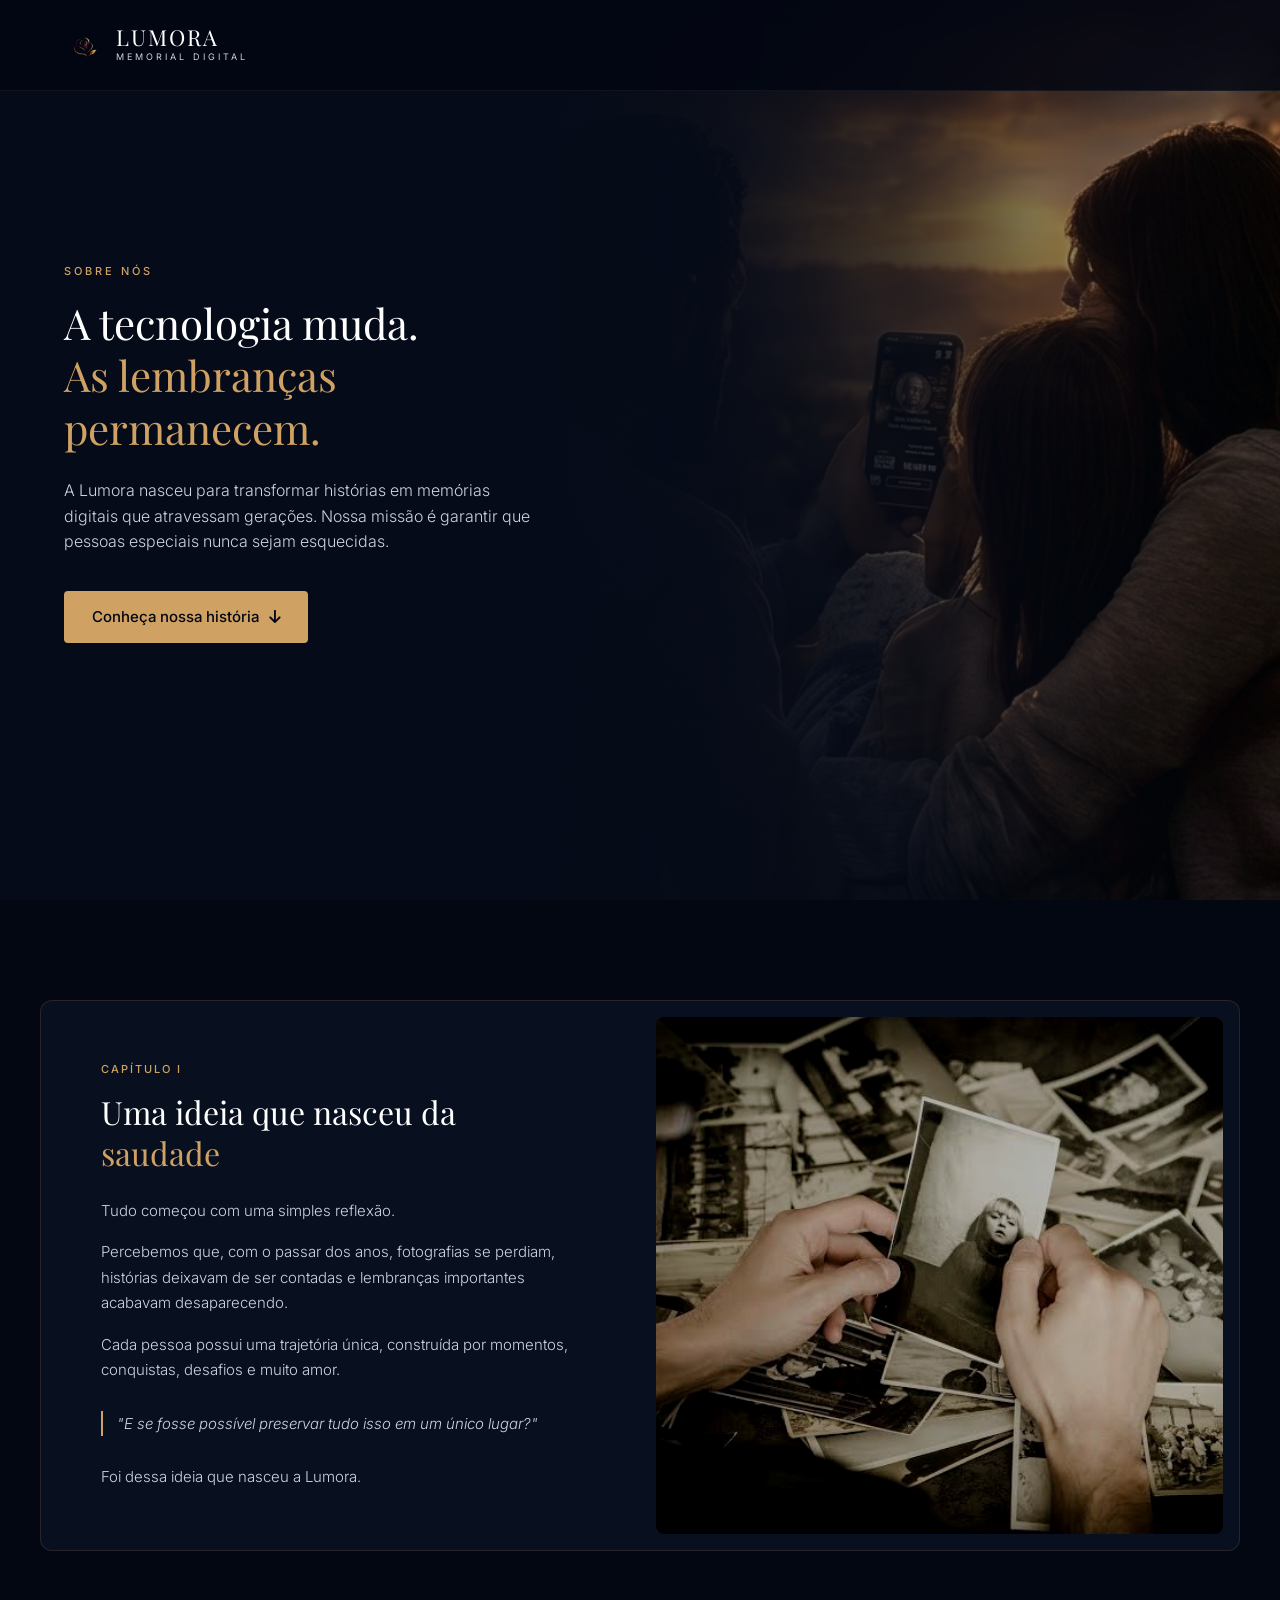
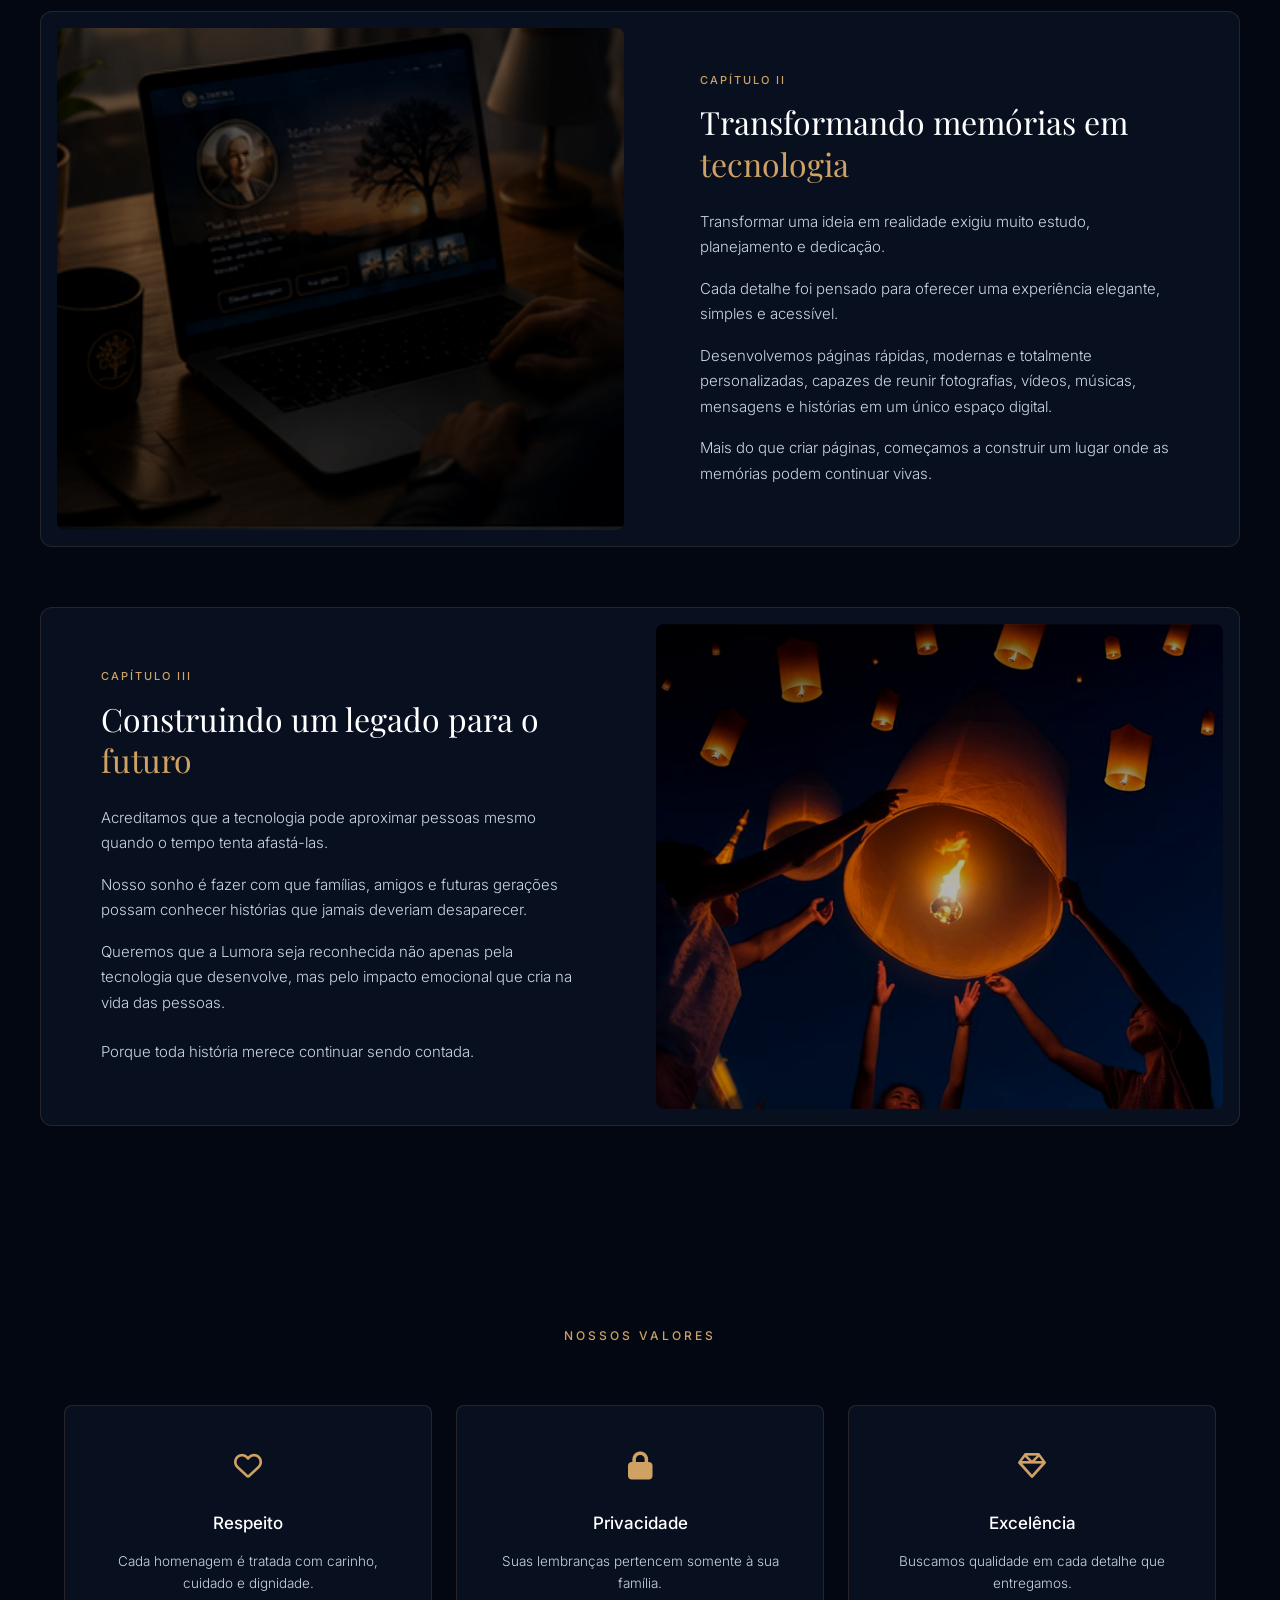
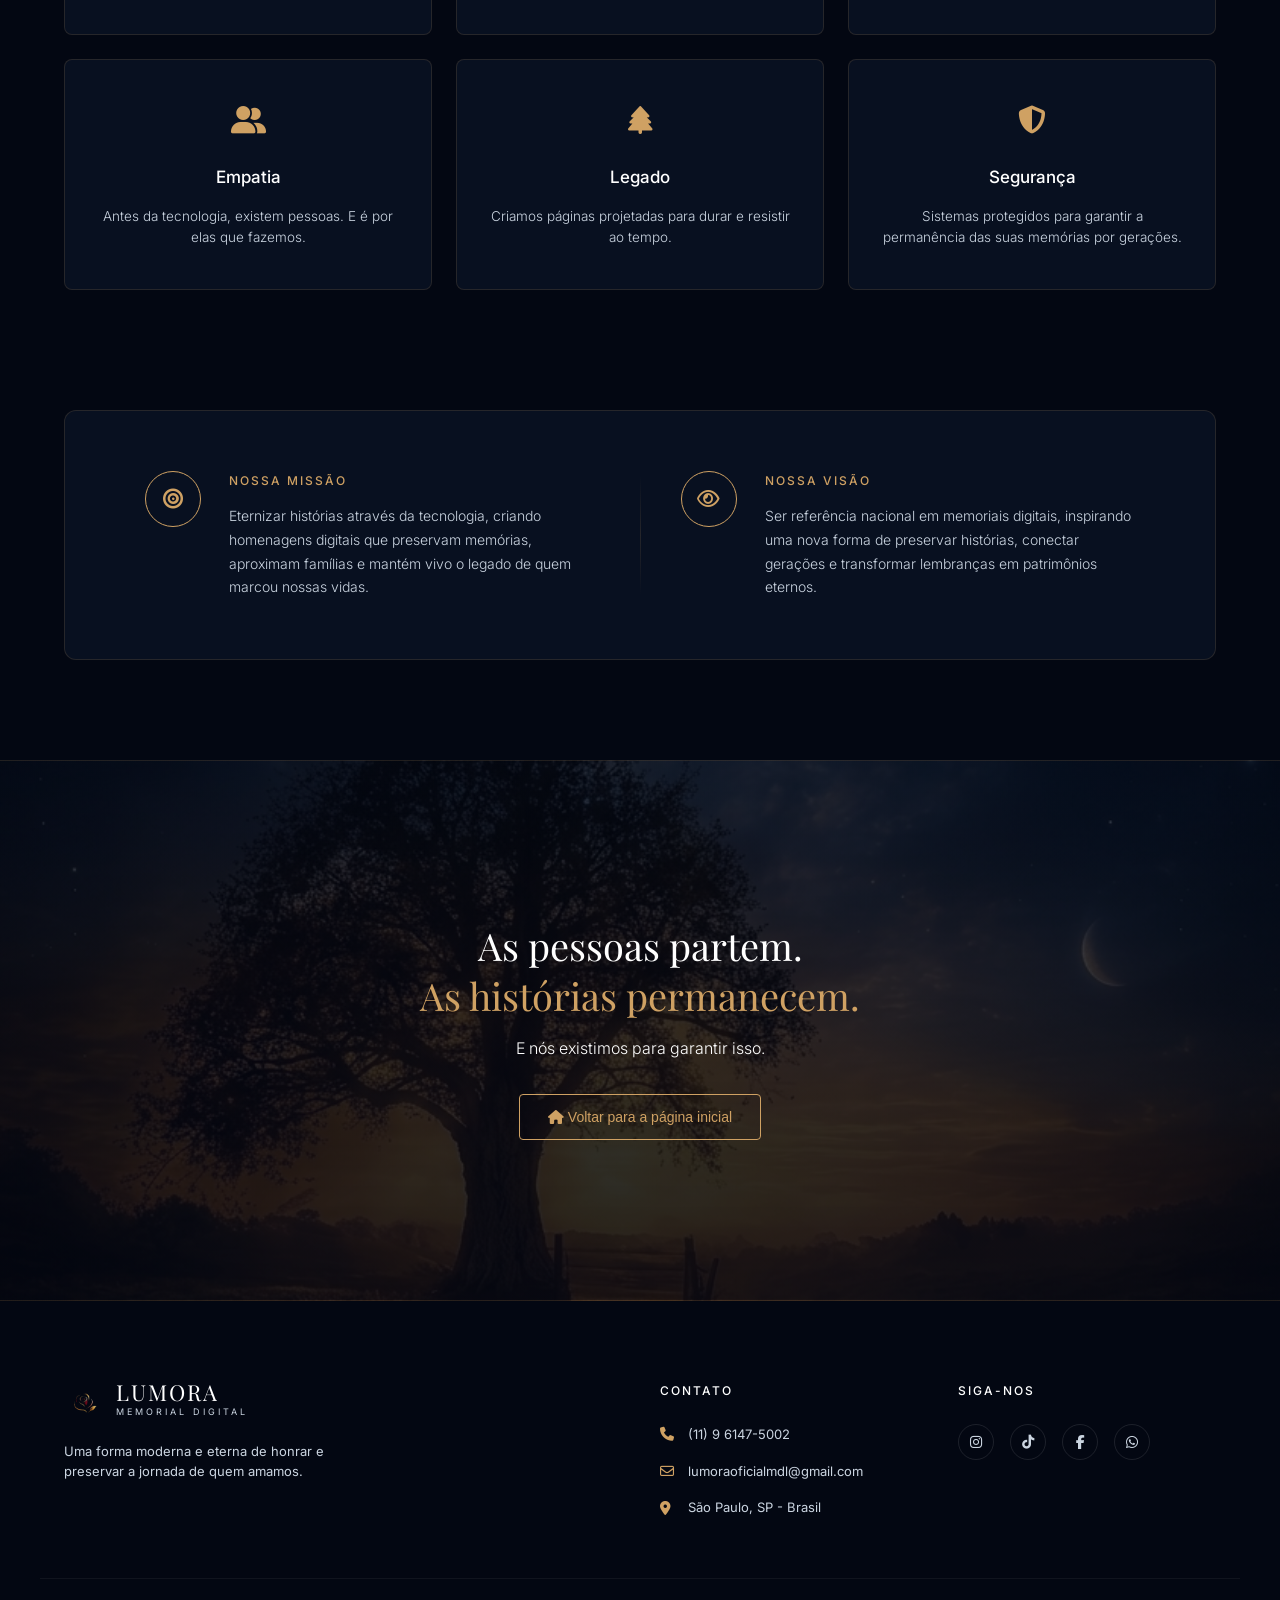
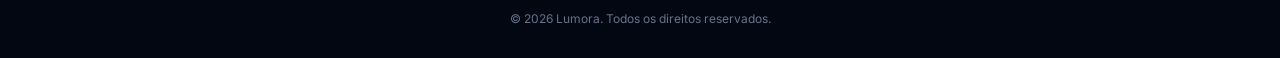
<file: assets/pages/internas/sobrebos.html>
<!DOCTYPE html>
<html lang="pt-BR">
<head>
    <meta charset="UTF-8">
    <meta name="viewport" content="width=device-width, initial-scale=1.0">
    <title>Lumora - Sobre Nós</title>
    <link rel="preconnect" href="https://fonts.googleapis.com">
    <link rel="preconnect" href="https://fonts.gstatic.com" crossorigin>
    <link href="https://fonts.googleapis.com/css2?family=Inter:wght@300;400;500;600&family=Playfair+Display:ital,wght@0,400;0,600;1,400&display=swap" rel="stylesheet">
    <link rel="stylesheet" href="https://cdnjs.cloudflare.com/ajax/libs/font-awesome/6.4.0/css/all.min.css">
    <link rel="stylesheet" href="./../../css/internas/sobrenos.css">
</head>
<body>

    <!-- Header Simplificado -->
    <header>
        <div class="container header-wrap">
            <a href="#" class="logo">
                <img src="./../../img/logo/rosalumora.png" alt="Logo Lumora">
                <div class="logo-text">
                    <span class="logo-title">LUMORA</span>
                    <span class="logo-subtitle">Memorial Digital</span>
                </div>
            </a>
        </div>
    </header>

    <!-- Hero Section -->
    <section class="hero">
        <div class="container hero-grid">
            <div class="hero-content">
                <span class="section-tag">Sobre Nós</span>
                <h2>A tecnologia muda. <span>As lembranças permanecem.</span></h2>
                <p>A Lumora nasceu para transformar histórias em memórias digitais que atravessam gerações. Nossa missão é garantir que pessoas especiais nunca sejam esquecidas.</p>
                <a href="#valores" class="btn-primary">
                    Conheça nossa história <i class="fa-solid fa-arrow-down"></i>
                </a>
            </div>
            <div class="hero-image-wrapper">
                <img src="./../../img/depoimentos/familiapordosol2.png" alt="Família compartilhando memórias">
            </div>
        </div>
    </section>

    <!-- Chapters Section (Imagens e textos alternando de lado no PC) -->
    <section class="container chapters">
        
        <!-- Capítulo I: Imagem na Direita, Texto na Esquerda -->
        <div class="chapter-card fade-in-section">
            <div class="chapter-content">
                <span class="chapter-tag">Capítulo I</span>
                <h3>Uma ideia que nasceu da <span class="highlight-gold">saudade</span></h3>
                <div class="chapter-text-block">
                    <p>Tudo começou com uma simples reflexão.</p>
                    <p>Percebemos que, com o passar dos anos, fotografias se perdiam, histórias deixavam de ser contadas e lembranças importantes acabavam desaparecendo.</p>
                    <p>Cada pessoa possui uma trajetória única, construída por momentos, conquistas, desafios e muito amor.</p>
                    <p class="chapter-quote-gold">"E se fosse possível preservar tudo isso em um único lugar?"</p>
                    <p>Foi dessa ideia que nasceu a Lumora.</p>
                </div>
            </div>
            <div class="chapter-image-container">
                <img src="./../../img/ilustracoes/retrato.jpg" alt="Mãos segurando fotografia antiga">
            </div>
        </div>

        <!-- Capítulo II: Imagem na Esquerda, Texto na Direita -->
        <div class="chapter-card reverse fade-in-section">
            <div class="chapter-image-container">
                <img src="./../../img/ilustracoes/notbook.png" alt="Homenagem exibida em tela digital">
            </div>
            <div class="chapter-content">
                <span class="chapter-tag">Capítulo II</span>
                <h3>Transformando memórias em <span class="highlight-gold">tecnologia</span></h3>
                <div class="chapter-text-block">
                    <p>Transformar uma ideia em realidade exigiu muito estudo, planejamento e dedicação.</p>
                    <p>Cada detalhe foi pensado para oferecer uma experiência elegante, simples e acessível.</p>
                    <p>Desenvolvemos páginas rápidas, modernas e totalmente personalizadas, capazes de reunir fotografias, vídeos, músicas, mensagens e histórias em um único espaço digital.</p>
                    <p>Mais do que criar páginas, começamos a construir um lugar onde as memórias podem continuar vivas.</p>
                </div>
            </div>
        </div>

        <!-- Capítulo III: Imagem na Direita, Texto na Esquerda -->
        <div class="chapter-card fade-in-section">
            <div class="chapter-content">
                <span class="chapter-tag">Capítulo III</span>
                <h3>Construindo um legado para o <span class="highlight-gold">futuro</span></h3>
                <div class="chapter-text-block">
                    <p>Acreditamos que a tecnologia pode aproximar pessoas mesmo quando o tempo tenta afastá-las.</p>
                    <p>Nosso sonho é fazer com que famílias, amigos e futuras gerações possam conhecer histórias que jamais deveriam desaparecer.</p>
                    <p>Queremos que a Lumora seja reconhecida não apenas pela tecnologia que desenvolve, mas pelo impacto emocional que cria na vida das pessoas.</p>
                    <p class="chapter-emphasis">Porque toda história merece continuar sendo contada.</p>
                </div>
            </div>
            <div class="chapter-image-container">
                <img src="./../../img/ilustracoes/luzesflutuantes.jpg" alt="Família junta ao ar livre">
            </div>
        </div>

    </section>

    <!-- Values Section (Grade 3x3 Perfeitamente Alinhada e Focada) -->
    <section class="values-section" id="valores">
        <div class="container">
            <div class="section-title-centered">
                <h2>Nossos Valores</h2>
            </div>
            <div class="values-grid">
                
                <div class="value-card fade-in-section">
                    <div class="value-icon"><i class="fa-regular fa-heart"></i></div>
                    <h4>Respeito</h4>
                    <p>Cada homenagem é tratada com carinho, cuidado e dignidade.</p>
                </div>

                <div class="value-card fade-in-section">
                    <div class="value-icon"><i class="fa-solid fa-lock"></i></div>
                    <h4>Privacidade</h4>
                    <p>Suas lembranças pertencem somente à sua família.</p>
                </div>

                <div class="value-card fade-in-section">
                    <div class="value-icon"><i class="fa-regular fa-gem"></i></div>
                    <h4>Excelência</h4>
                    <p>Buscamos qualidade em cada detalhe que entregamos.</p>
                </div>

                <div class="value-card fade-in-section">
                    <div class="value-icon"><i class="fa-solid fa-user-group"></i></div>
                    <h4>Empatia</h4>
                    <p>Antes da tecnologia, existem pessoas. E é por elas que fazemos.</p>
                </div>

                <div class="value-card fade-in-section">
                    <div class="value-icon"><i class="fa-solid fa-tree"></i></div>
                    <h4>Legado</h4>
                    <p>Criamos páginas projetadas para durar e resistir ao tempo.</p>
                </div>

                <div class="value-card fade-in-section">
                    <div class="value-icon"><i class="fa-solid fa-shield-halved"></i></div>
                    <h4>Segurança</h4>
                    <p>Sistemas protegidos para garantir a permanência das suas memórias por gerações.</p>
                </div>

            </div>
        </div>
    </section>

    <!-- Mission & Vision Section (Bloco Único com Divisória) -->
    <section class="mv-section">
        <div class="container">
            <div class="mv-container fade-in-section">
                
                <div class="mv-block">
                    <div class="mv-icon-wrapper">
                        <i class="fa-solid fa-bullseye"></i>
                    </div>
                    <div class="mv-content">
                        <h3>Nossa Missão</h3>
                        <p>Eternizar histórias através da tecnologia, criando homenagens digitais que preservam memórias, aproximam famílias e mantém vivo o legado de quem marcou nossas vidas.</p>
                    </div>
                </div>

                <div class="mv-divider"></div>

                <div class="mv-block">
                    <div class="mv-icon-wrapper">
                        <i class="fa-regular fa-eye"></i>
                    </div>
                    <div class="mv-content">
                        <h3>Nossa Visão</h3>
                        <p>Ser referência nacional em memoriais digitais, inspirando uma nova forma de preservar histórias, conectar gerações e transformar lembranças em patrimônios eternos.</p>
                    </div>
                </div>

            </div>
        </div>
    </section>

    <!-- Footer Banner CTA -->
    <section class="cta-banner">
        <div class="container">
            <h2>As pessoas partem. <span>As histórias permanecem.</span></h2>
            <p>E nós existimos para garantir isso.</p>
            <button class="btn-outline" onclick="scrollToTop()">
                <a href="./../../../index.html"><i class="fa-solid fa-house"></i> Voltar para a página inicial</a>
            </button>
        </div>
    </section>

    <!-- Footer -->
    <footer>
        <div class="container footer-grid">
            
            <div class="footer-col footer-logo">
                <a href="#" class="logo">
                    <img src="./../../img/logo/rosalumora.png" alt="Logo Lumora">
                    <div class="logo-text">
                        <span class="logo-title">LUMORA</span>
                        <span class="logo-subtitle">Memorial Digital</span>
                    </div>
                </a>
                <p class="footer-tagline">Uma forma moderna e eterna de honrar e preservar a jornada de quem amamos.</p>
            </div>

            <div class="footer-col">
            </div>

            <div class="footer-col">
                <h5>Contato</h5>
                <div class="contact-list">
                    <div class="contact-item">
                        <i class="fa-solid fa-phone"></i>
                        <span>(11) 9 6147-5002</span>
                    </div>
                    <div class="contact-item">
                        <i class="fa-regular fa-envelope"></i>
                        <span>lumoraoficialmdl@gmail.com</span>
                    </div>
                    <div class="contact-item">
                        <i class="fa-solid fa-location-dot"></i>
                        <span>São Paulo, SP - Brasil</span>
                    </div>
                </div>
            </div>

            <div class="footer-col">
                <h5>Siga-nos</h5>
                <div class="social-links">
                <a href="https://www.instagram.com/lumoraoficialmdl/" class="social-link" aria-label="Instagram" target="_blank">
                    <i class="fa-brands fa-instagram"></i>
                </a>
                <a href="https://www.tiktok.com/@lumoraoficial0" class="social-link" aria-label="TikTok" target="_blank"><i class="fa-brands fa-tiktok"></i>
                </a>
                <a href="https://www.facebook.com/profile.php?id=61592448830863" class="social-link" aria-label="Facebook" target="_blank"><i class="fa-brands fa-facebook-f"></i>
                </a>
                <a href="https://wa.me/5511961475002?text=Olá!%20Gostaria%20de%20solicitar%20uma%20homenagem%20na%20Lumora.%20Poderia%20me%20passar%20mais%20informações?" class="social-link" aria-label="WhatsApp" target="_blank"><i class="fa-brands fa-whatsapp"></i>
                </a>
                </div>
            </div>

        </div>

        <div class="container footer-bottom">
            <p>© 2026 Lumora. Todos os direitos reservados.</p>
        </div>
    </footer>

    <!-- JavaScript -->
    <script>
        function scrollToTop() {
            window.scrollTo({
                top: 0,
                behavior: 'smooth'
            });
        }

        // Configuração uniforme para a animação de entrada ao rolar (Scroll Reveal)
        const observerOptions = {
            root: null,
            rootMargin: '0px',
            threshold: 0.1
        };

        const observer = new IntersectionObserver((entries, observer) => {
            entries.forEach(entry => {
                if (entry.isIntersecting) {
                    entry.target.classList.add('is-visible');
                    observer.unobserve(entry.target);
                }
            });
        }, observerOptions);

        const animatedElements = document.querySelectorAll('.fade-in-section');
        animatedElements.forEach(el => observer.observe(el));
    </script>
</body>
</html>
</file>
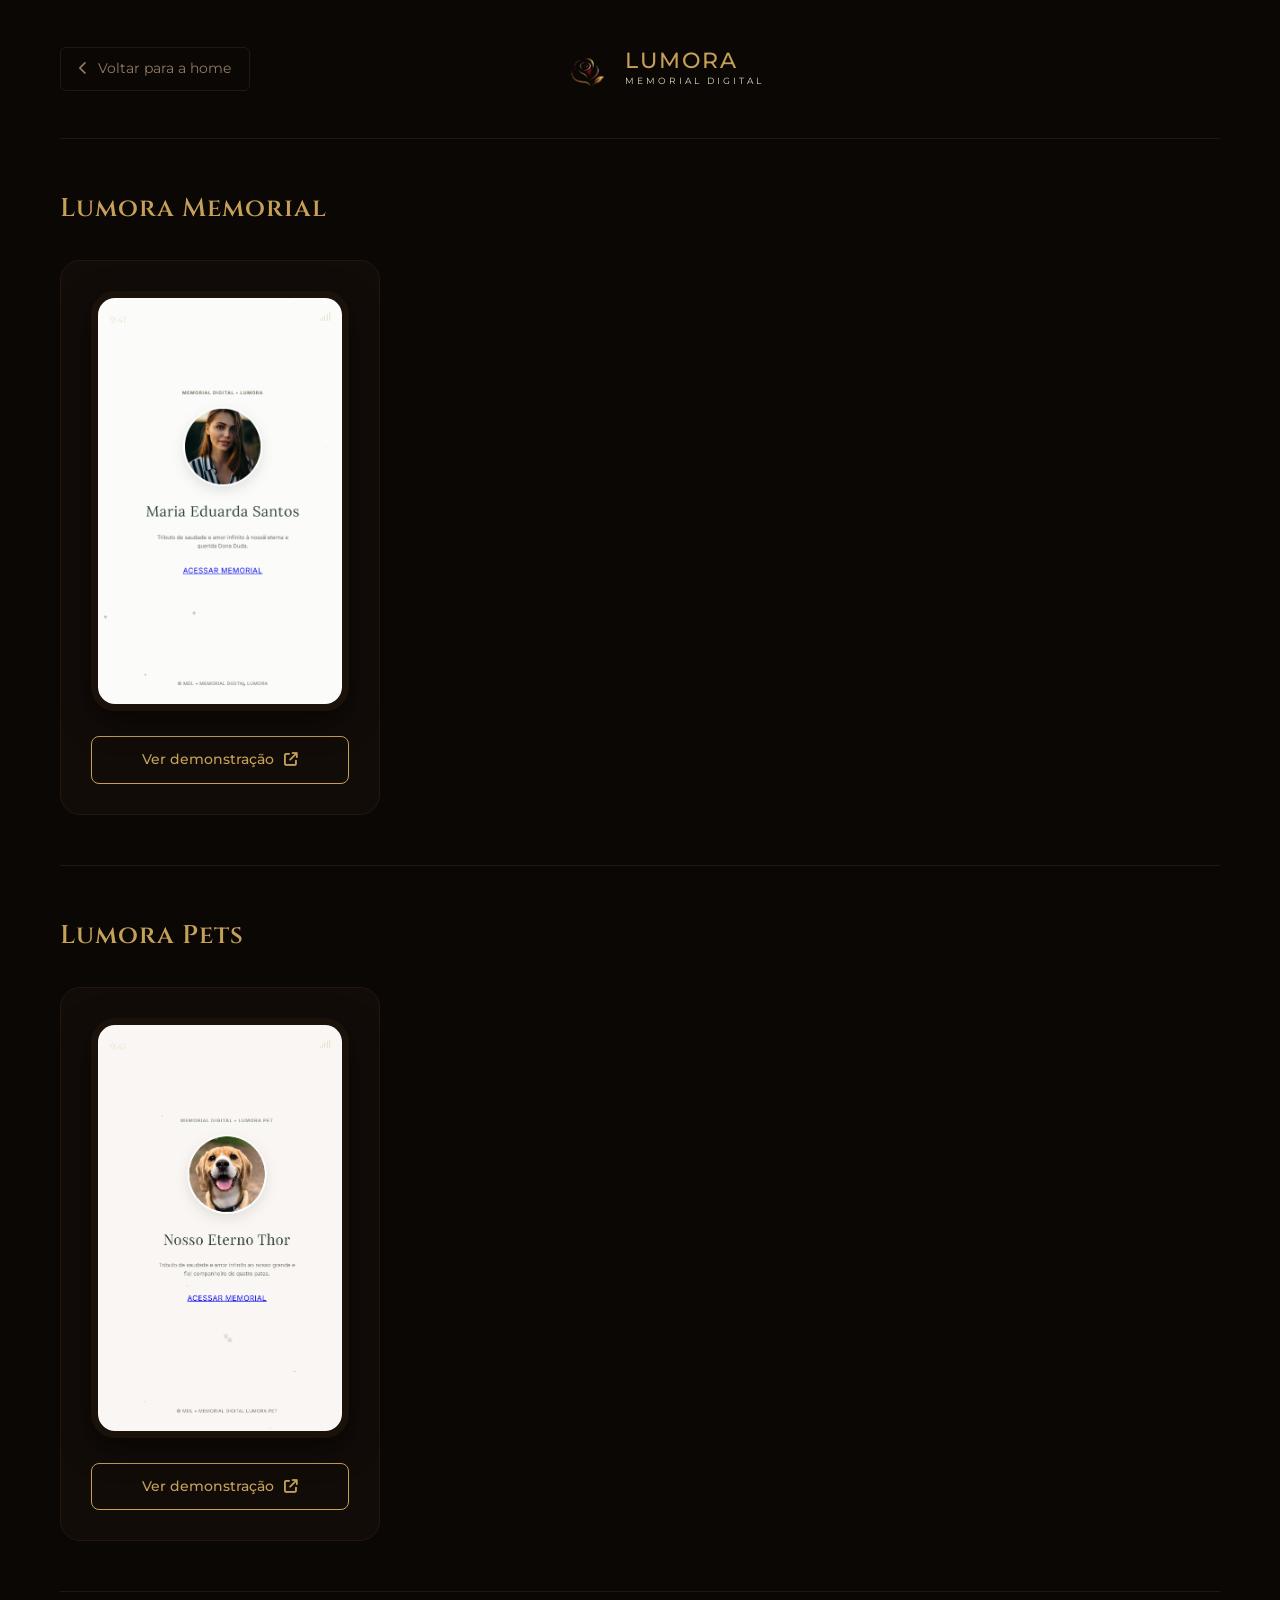
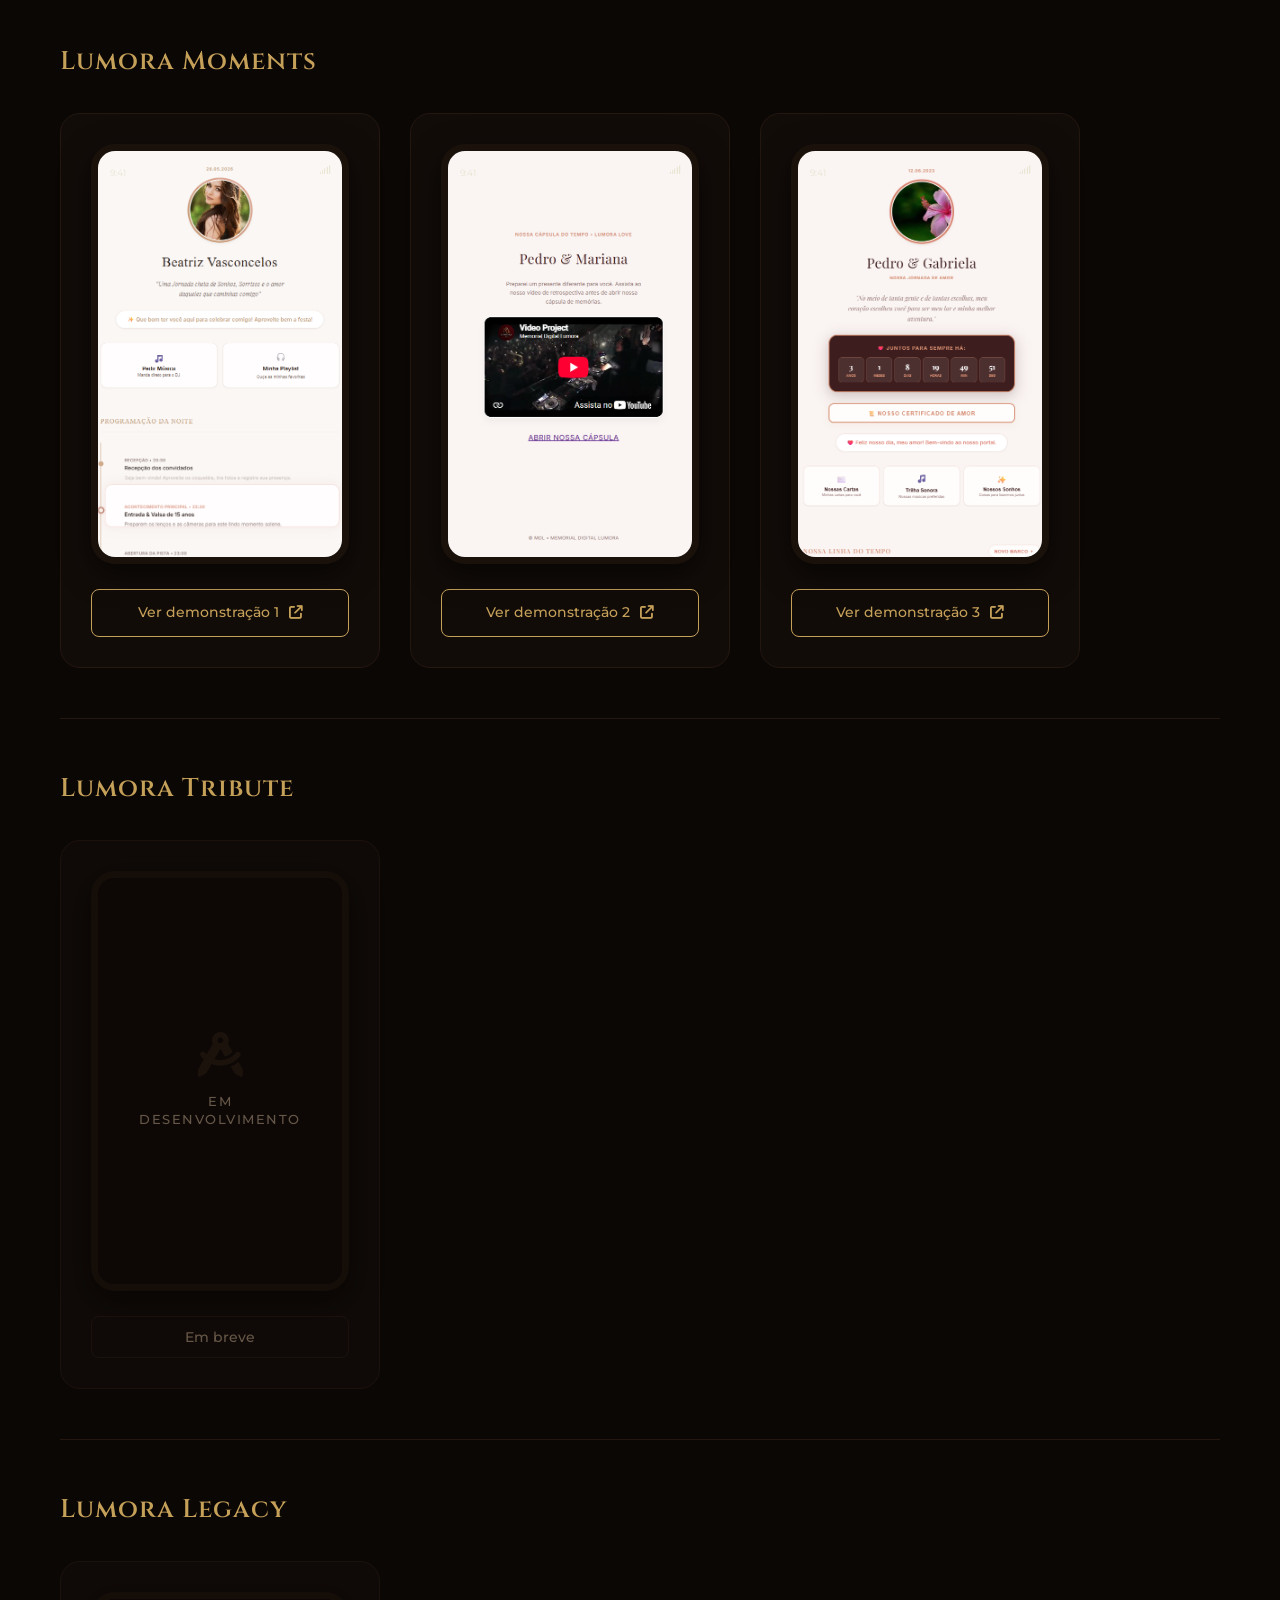
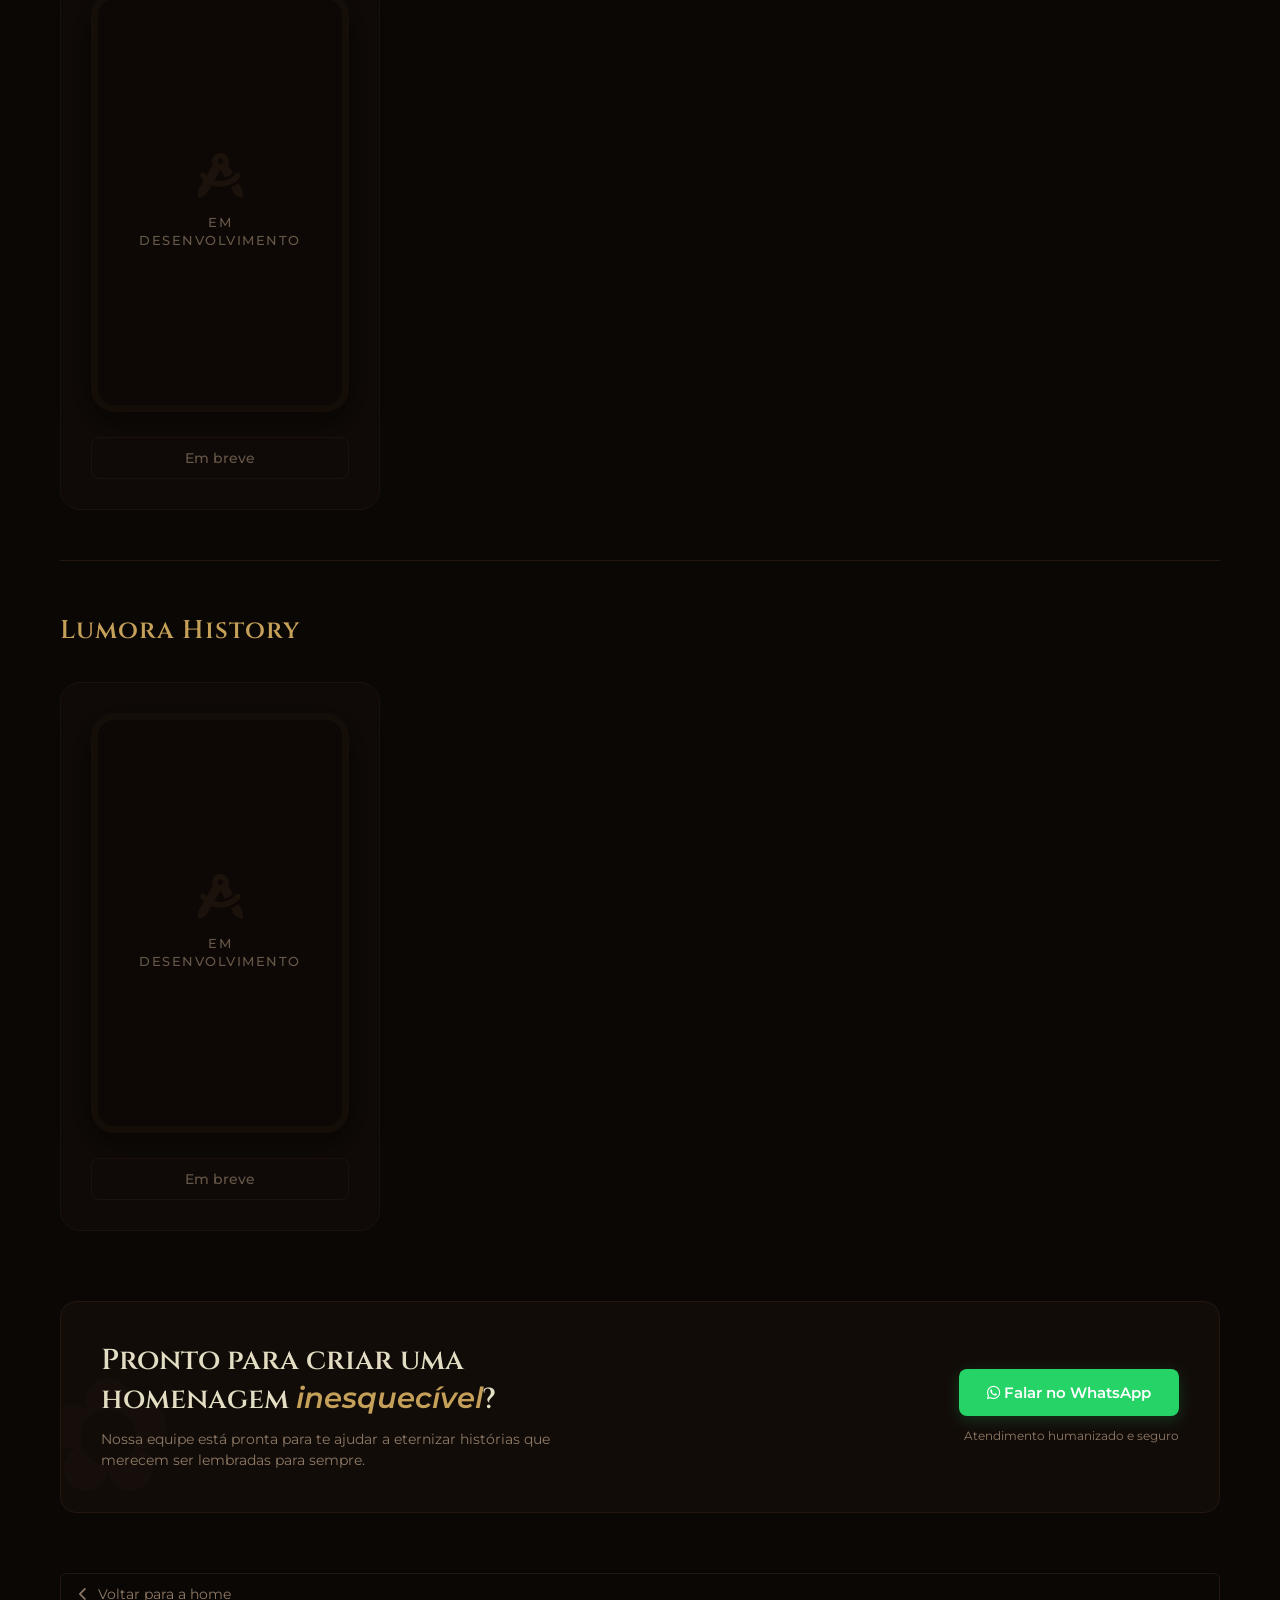
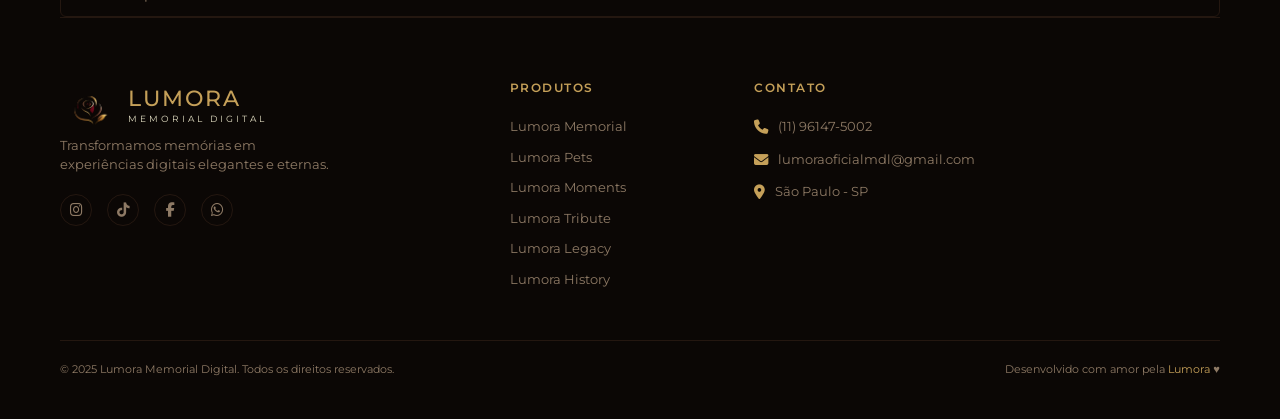
<file: assets/pages/produtos/memorial.html>
<!DOCTYPE html>
<html lang="pt-BR">
<head>
    <meta charset="UTF-8">
    <meta name="viewport" content="width=device-width, initial-scale=1.0">
    <title>Lumora - Memorial Digital</title>
    <!-- Fontes do Google -->
    <link rel="preconnect" href="https://fonts.googleapis.com">
    <link rel="preconnect" href="https://fonts.gstatic.com" crossorigin>
    <link href="https://fonts.googleapis.com/css2?family=Cinzel:wght@400;600;700&family=Montserrat:wght@300;400;500;600&display=swap" rel="stylesheet">
    <!-- Ícones Font Awesome -->
    <link rel="stylesheet" href="https://cdnjs.cloudflare.com/ajax/libs/font-awesome/6.4.0/css/all.min.css">
    
    <style>
        /* --- RESET & VARIAVEIS --- */
        * {
            margin: 0;
            padding: 0;
            box-sizing: border-box;
            font-family: 'Montserrat', sans-serif;
        }

        :root {
            --bg-dark-color: #0b0705;       
            --card-bg-color: #120c09;       
            --border-color: #241710;        
            --gold-primary: #c5a059;        
            --gold-light: #e0cca3;          
            --text-light: #e3dec3;          
            --text-muted: #8e7a65;          
            --whatsapp-green: #25d366;      
        }

        body {
            background-color: var(--bg-dark-color);
            color: var(--text-light);
            line-height: 1.6;
            padding: 20px 0;
            display: flex;
            flex-direction: column;
            align-items: center;
        }

        a {
            color: inherit;
            text-decoration: none;
            transition: color 0.3s ease;
        }

        a:hover {
            color: var(--gold-light);
        }

        .container {
            width: 100%;
            max-width: 1200px;
            padding: 0 20px;
        }

        /* --- CABEÇALHO --- */
        header {
            display: flex;
            justify-content: space-between;
            align-items: center;
            padding: 20px 0 40px 0;
            position: relative;
        }

        .btn-back {
            display: flex;
            align-items: center;
            gap: 10px;
            border: 1px solid var(--border-color);
            padding: 10px 18px;
            border-radius: 6px;
            font-size: 0.85rem;
            color: var(--text-muted);
            background-color: rgba(12, 8, 5, 0.4);
            transition: all 0.3s ease;
        }

        .btn-back:hover {
            border-color: var(--gold-primary);
            color: var(--gold-primary);
            background-color: rgba(12, 8, 5, 0.8);
        }

        .logo-area {
            text-align: center;
            position: absolute;
            left: 50%;
            transform: translateX(-50%);
        }

        .logo-area svg {
            width: 45px;
            height: 45px;
            fill: var(--gold-primary);
            margin-bottom: 5px;
        }

        .logo-title {
            font-family: 'Cinzel', serif;
            font-size: 1.5rem;
            font-weight: 600;
            letter-spacing: 2px;
            color: var(--gold-primary);
            line-height: 1.1;
        }

        .logo-subtitle {
            font-family: 'Montserrat', sans-serif;
            font-size: 0.65rem;
            letter-spacing: 3px;
            color: var(--text-muted);
            text-transform: uppercase;
        }

        @media (max-width: 768px) {
            header {
                flex-direction: column;
                gap: 20px;
                padding-bottom: 30px;
            }
            .logo-area {
                position: static;
                transform: none;
            }
        }

        /* --- SEÇÕES VERTICAIS EMPILHADAS --- */
        .product-section {
            width: 100%;
            border-top: 1px solid var(--border-color);
            padding: 50px 0;
            display: flex;
            flex-direction: column;
            align-items: flex-start;
        }

        .section-title {
            font-family: 'Cinzel', serif;
            font-size: 1.6rem;
            font-weight: 600;
            color: var(--gold-primary);
            margin-bottom: 30px;
            letter-spacing: 1px;
        }

        /* Container que permite alinhar múltiplos cards dentro de uma única seção */
        .cards-wrapper {
            display: flex;
            flex-wrap: wrap;
            gap: 30px;
            width: 100%;
        }

        /* --- CARD QUE CONTÉM O CELULAR E O BOTÃO --- */
        .product-card {
            background-color: var(--card-bg-color);
            border: 1px solid var(--border-color);
            border-radius: 20px;
            padding: 30px;
            display: flex;
            flex-direction: column;
            align-items: center;
            width: 100%;
            max-width: 320px; /* Mantém a proporção vertical do rascunho */
            transition: border-color 0.3s ease;
        }

        .product-card:hover {
            border-color: var(--gold-primary);
        }

        .product-card.under-development {
            opacity: 0.7;
        }

        /* --- MOCKUP DE CELULAR --- */
        .phone-mockup {
            width: 100%;
            height: 420px;
            border: 7px solid #1a110a;
            border-radius: 24px;
            overflow: hidden;
            position: relative;
            box-shadow: 0 10px 30px rgba(0, 0, 0, 0.6);
            background-color: #050302;
            margin-bottom: 25px;
        }

        .phone-screen {
            width: 100%;
            height: 100%;
            display: flex;
            flex-direction: column;
            justify-content: space-between;
            background-size: cover;
            background-position: center;
            padding: 15px 12px;
            position: relative;
        }

        .phone-screen::before {
            content: '';
            position: absolute;
            inset: 0;
            background: linear-gradient(to bottom, rgba(0,0,0,0.2) 0%, rgba(0,0,0,0.5) 70%,);
            z-index: 1;
        }

        .phone-screen > * {
            position: relative;
            z-index: 2;
        }

        /* Elementos Internos do Celular */
        .phone-header {
            display: flex;
            justify-content: space-between;
            font-size: 0.55rem;
            color: rgba(227, 222, 195, 0.7);
        }

        .phone-profile {
            display: flex;
            flex-direction: column;
            align-items: center;
            margin-top: 15px;
        }

        .phone-avatar {
            width: 80px;
            height: 80px;
            border-radius: 50%;
            border: 2px solid var(--gold-primary);
            object-fit: cover;
            margin-bottom: 12px;
        }

        .phone-name {
            font-family: 'Cinzel', serif;
            font-size: 0.9rem;
            color: var(--gold-light);
            text-align: center;
            margin-bottom: 4px;
        }

        .phone-dates {
            font-size: 0.5rem;
            color: var(--text-muted);
            margin-bottom: 10px;
        }

        .phone-bio {
            font-size: 0.6rem;
            color: var(--text-light);
            text-align: center;
            line-height: 1.3;
            max-width: 160px;
        }

        .phone-nav {
            display: flex;
            justify-content: space-around;
            border-top: 1px solid rgba(197, 160, 89, 0.15);
            padding-top: 10px;
        }

        .phone-nav-item {
            display: flex;
            flex-direction: column;
            align-items: center;
            font-size: 0.45rem;
            color: var(--text-muted);
            gap: 2px;
        }

        .phone-nav-item i {
            font-size: 0.75rem;
            color: var(--gold-primary);
        }

        /* Tela de Desenvolvimento */
        .dev-screen {
            background-color: #0e0906;
            width: 100%;
            height: 100%;
            display: flex;
            flex-direction: column;
            align-items: center;
            justify-content: center;
            color: var(--text-muted);
            padding: 20px;
            gap: 15px;
        }

        .dev-screen i {
            font-size: 2.8rem;
            color: var(--border-color);
        }

        .dev-screen span {
            font-size: 0.8rem;
            letter-spacing: 1.5px;
            text-transform: uppercase;
            font-weight: 500;
            text-align: center;
            line-height: 1.4;
        }

        /* --- BOTÃO DE LINK --- */
        .btn-demo {
            display: inline-flex;
            align-items: center;
            justify-content: center;
            gap: 10px;
            width: 100%;
            border: 1px solid var(--gold-primary);
            color: var(--gold-primary);
            padding: 12px 20px;
            border-radius: 8px;
            font-size: 0.85rem;
            font-weight: 500;
            background: transparent;
            cursor: pointer;
            transition: all 0.3s ease;
        }

        .btn-demo:hover {
            background-color: var(--gold-primary);
            color: var(--bg-dark-color);
        }

        .btn-demo.disabled {
            border-color: var(--border-color);
            color: var(--text-muted);
            cursor: not-allowed;
            pointer-events: none;
        }

        /* --- CONTAINER CTA WHATSAPP --- */
        .cta-section {
            background-color: var(--card-bg-color);
            border: 1px solid var(--border-color);
            border-radius: 16px;
            padding: 40px;
            display: flex;
            justify-content: space-between;
            align-items: center;
            gap: 30px;
            width: 100%;
            margin-top: 20px;
            margin-bottom: 60px;
            position: relative;
            overflow: hidden;
        }

        .cta-section::after {
            content: "✿";
            position: absolute;
            left: -20px;
            bottom: -50px;
            font-size: 10rem;
            color: rgba(197, 160, 89, 0.02);
            pointer-events: none;
        }

        .cta-content {
            flex: 1;
        }

        .cta-title {
            font-family: 'Cinzel', serif;
            font-size: 1.8rem;
            font-weight: 600;
            line-height: 1.3;
            margin-bottom: 10px;
        }

        .cta-title span {
            color: var(--gold-primary);
            font-style: italic;
        }

        .cta-subtitle {
            font-size: 0.85rem;
            color: var(--text-muted);
            max-width: 500px;
        }

        .cta-actions {
            display: flex;
            flex-direction: column;
            align-items: center;
            gap: 10px;
        }

        .btn-whatsapp {
            background-color: var(--whatsapp-green);
            color: #fff;
            border: none;
            border-radius: 8px;
            padding: 14px 28px;
            font-size: 0.95rem;
            font-weight: 600;
            display: flex;
            align-items: center;
            gap: 10px;
            cursor: pointer;
            box-shadow: 0 4px 15px rgba(37, 211, 102, 0.2);
            transition: transform 0.3s ease, background-color 0.3s;
        }

        .btn-whatsapp:hover {
            transform: translateY(-2px);
            background-color: #1ebe57;
        }

        .cta-badge {
            font-size: 0.75rem;
            color: var(--text-muted);
            display: flex;
            align-items: center;
            gap: 6px;
        }

        .cta-badge i {
            color: var(--whatsapp-green);
        }

        @media (max-width: 768px) {
            .cta-section {
                flex-direction: column;
                text-align: center;
                padding: 30px 20px;
            }
            .cta-subtitle {
                margin: 0 auto 15px auto;
            }
        }

        /* --- FOOTER --- */
        footer {
            border-top: 1px solid var(--border-color);
            padding: 60px 0 20px 0;
            width: 100%;
        }

        .footer-grid {
            display: grid;
            grid-template-columns: 2fr repeat(3, 1fr);
            gap: 40px;
            margin-bottom: 50px;
        }

        .footer-about svg {
            width: 40px;
            height: 40px;
            fill: var(--gold-primary);
            margin-bottom: 10px;
        }

        .footer-logo-title {
            font-family: 'Cinzel', serif;
            font-size: 1.3rem;
            font-weight: 600;
            color: var(--gold-primary);
            letter-spacing: 1.5px;
        }

        .footer-logo-subtitle {
            font-size: 0.6rem;
            letter-spacing: 2.5px;
            color: var(--text-muted);
            text-transform: uppercase;
            margin-bottom: 15px;
        }

        .footer-desc {
            font-size: 0.8rem;
            color: var(--text-muted);
            margin-bottom: 20px;
            max-width: 280px;
            line-height: 1.5;
        }

        .footer-socials {
            display: flex;
            gap: 15px;
        }

        .social-link {
            width: 32px;
            height: 32px;
            border-radius: 50%;
            border: 1px solid var(--border-color);
            display: flex;
            align-items: center;
            justify-content: center;
            color: var(--text-muted);
            font-size: 0.9rem;
            transition: all 0.3s ease;
        }

        .social-link:hover {
            color: var(--gold-primary);
            border-color: var(--gold-primary);
            background-color: rgba(197, 160, 89, 0.05);
        }

        .footer-col-title {
            font-size: 0.75rem;
            text-transform: uppercase;
            letter-spacing: 1.5px;
            color: var(--gold-primary);
            margin-bottom: 20px;
            font-weight: 600;
        }

        .footer-links {
            list-style: none;
            display: flex;
            flex-direction: column;
            gap: 10px;
        }

        .footer-links li {
            font-size: 0.8rem;
            color: var(--text-muted);
        }

        .footer-contact-item {
            display: flex;
            gap: 10px;
            font-size: 0.8rem;
            color: var(--text-muted);
            margin-bottom: 12px;
        }

        .footer-contact-item i {
            color: var(--gold-primary);
            font-size: 0.9rem;
            margin-top: 3px;
        }

        .footer-bottom {
            border-top: 1px solid var(--border-color);
            padding-top: 20px;
            display: flex;
            justify-content: space-between;
            font-size: 0.7rem;
            color: var(--text-muted);
        }

        @media (max-width: 768px) {
            .footer-grid {
                grid-template-columns: 1fr;
                gap: 30px;
            }
            .footer-bottom {
                flex-direction: column;
                gap: 10px;
                text-align: center;
            }
        }
    </style>
    <link rel="stylesheet" href="./../../css/components.css">
</head>
<body>

    <div class="container">
        <!-- --- CABEÇALHO --- -->
        <header>
            <a href="./../../../index.html" class="btn-back">
                <i class="fa-solid fa-chevron-left"></i> Voltar para a home
            </a>
            <a href="#" class="logo">
                <img src="./../../img/logo/rosalumora.png" alt="">
                <div class="logo-text">
                    <span class="logo-title">LUMORA</span>
                    <span class="logo-subtitle">Memorial Digital</span>
                </div>
            </a>
            <div style="width: 150px; display: block;" class="mobile-hide"></div>
        </header>

        <!-- --- LISTA DE PRODUTOS EMPILHADOS --- -->
        <main>

            <!-- Seção 1: Lumora Memorial -->
            <section class="product-section">
                <h2 class="section-title">Lumora Memorial</h2>
                <div class="cards-wrapper">
                    <div class="product-card">
                        <div class="phone-mockup">
                            <div class="phone-screen" style="background-image: url('./../../img/modelos/modelome1.png');">
                                <div class="phone-header">
                                    <span>9:41</span>
                                    <i class="fa-solid fa-signal"></i>
                                </div>
                            </div>
                        </div>
                        <a href="https://lumoramemorial.netlify.app/" target="_blank" class="btn-demo">Ver demonstração <i class="fa-solid fa-arrow-up-right-from-square"></i></a>
                    </div>
                </div>
            </section>

            <!-- Seção 2: Lumora Pets -->
            <section class="product-section">
                <h2 class="section-title">Lumora Pets</h2>
                <div class="cards-wrapper">
                    <div class="product-card">
                        <div class="phone-mockup">
                            <div class="phone-screen" style="background-image: url('./../../img/modelos/modelop1.png');">
                                <div class="phone-header">
                                    <span>9:41</span>
                                    <i class="fa-solid fa-signal"></i>
                                </div>
                            </div>
                        </div>
                        <a href="https://lumorapets.netlify.app/" target="_blank" class="btn-demo">Ver demonstração <i class="fa-solid fa-arrow-up-right-from-square"></i></a>
                    </div>
                </div>
            </section>

            <!-- Seção 3: Lumora Moments (Todos os 3 Modelos Juntos) -->
            <section class="product-section">
                <h2 class="section-title">Lumora Moments</h2>
                <div class="cards-wrapper">
                    
                    <!-- Modelo 1 -->
                    <div class="product-card">
                        <div class="phone-mockup">
                            <div class="phone-screen" style="background-image: url('./../../img/modelos/modelom1.png');">
                                <div class="phone-header">
                                    <span>9:41</span>
                                    <i class="fa-solid fa-signal"></i>
                                </div>
                            </div>
                        </div>
                        <a href="https://lumoramoments1.netlify.app/" target="_blank" class="btn-demo">Ver demonstração 1 <i class="fa-solid fa-arrow-up-right-from-square"></i></a>
                    </div>

                    <!-- Modelo 2 -->
                    <div class="product-card">
                        <div class="phone-mockup">
                            <div class="phone-screen" style="background-image: url('./../../img/modelos/modelom2.png');">
                                <div class="phone-header">
                                    <span>9:41</span>
                                    <i class="fa-solid fa-signal"></i>
                                </div>
                            </div>
                        </div>
                        <a href="https://lumoramoments2.netlify.app/" target="_blank" class="btn-demo">Ver demonstração 2 <i class="fa-solid fa-arrow-up-right-from-square"></i></a>
                    </div>

                    <!-- Modelo 3 -->
                    <div class="product-card">
                        <div class="phone-mockup">
                            <div class="phone-screen" style="background-image: url('./../../img/modelos/modelom3.png');">
                                <div class="phone-header">
                                    <span>9:41</span>
                                    <i class="fa-solid fa-signal"></i>
                                </div>
                            </div>
                        </div>
                        <a href="https://lumoramoments3.netlify.app/" target="_blank" class="btn-demo">Ver demonstração 3 <i class="fa-solid fa-arrow-up-right-from-square"></i></a>
                    </div>

                </div>
            </section>

            <!-- Seção 4: Lumora Tribute (Em desenvolvimento) -->
            <section class="product-section">
                <h2 class="section-title">Lumora Tribute</h2>
                <div class="cards-wrapper">
                    <div class="product-card under-development">
                        <div class="phone-mockup">
                            <div class="dev-screen">
                                <i class="fa-solid fa-compass-drafting"></i>
                                <span>Em<br>Desenvolvimento</span>
                            </div>
                        </div>
                        <button class="btn-demo disabled">Em breve</button>
                    </div>
                </div>
            </section>

            <!-- Seção 5: Lumora Legacy (Em desenvolvimento) -->
            <section class="product-section">
                <h2 class="section-title">Lumora Legacy</h2>
                <div class="cards-wrapper">
                    <div class="product-card under-development">
                        <div class="phone-mockup">
                            <div class="dev-screen">
                                <i class="fa-solid fa-compass-drafting"></i>
                                <span>Em<br>Desenvolvimento</span>
                            </div>
                        </div>
                        <button class="btn-demo disabled">Em breve</button>
                    </div>
                </div>
            </section>

            <!-- Seção 6: Lumora History (Em desenvolvimento) -->
            <section class="product-section">
                <h2 class="section-title">Lumora History</h2>
                <div class="cards-wrapper">
                    <div class="product-card under-development">
                        <div class="phone-mockup">
                            <div class="dev-screen">
                                <i class="fa-solid fa-compass-drafting"></i>
                                <span>Em<br>Desenvolvimento</span>
                            </div>
                        </div>
                        <button class="btn-demo disabled">Em breve</button>
                    </div>
                </div>
            </section>

        </main>

        <!-- --- SEÇÃO CTA WHATSAPP --- -->
        <section class="cta-section">
            <div class="cta-content">
                <h2 class="cta-title">Pronto para criar uma<br>homenagem <span>inesquecível</span>?</h2>
                <p class="cta-subtitle">Nossa equipe está pronta para te ajudar a eternizar histórias que merecem ser lembradas para sempre.</p>
            </div>
            <div class="cta-actions">
                <button class="btn-whatsapp">
                    <a href="https://wa.me/5511961475002?text=Olá!%20Gostaria%20de%20solicitar%20uma%20homenagem%20na%20Lumora.%20Poderia%20me%20passar%20mais%20informações?" target="_blank"><i class="fa-brands fa-whatsapp"></i> Falar no WhatsApp</a>
                </button>
                <div class="cta-badge">
                    <i class="fa-solid fa-shield-check"></i> Atendimento humanizado e seguro
                </div>
            </div>
        </section>
            <a href="./../../../index.html" class="btn-back">
                <i class="fa-solid fa-chevron-left"></i> Voltar para a home
            </a>

        <!-- --- FOOTER --- -->
        <footer>
            <div class="footer-grid">
                <div class="footer-about">
            <a href="#" class="logo">
                <img src="./../../img/logo/rosalumora.png" alt="">
                <div class="logo-text">
                    <span class="logo-title">LUMORA</span>
                    <span class="logo-subtitle">Memorial Digital</span>
                </div>
            </a>
                    <p class="footer-desc">Transformamos memórias em experiências digitais elegantes e eternas.</p>
            <div class="footer-socials">
                <a href="https://www.instagram.com/lumoraoficialmdl/" class="social-link" aria-label="Instagram" target="_blank">
                    <i class="fa-brands fa-instagram"></i>
                </a>
                <a href="https://www.tiktok.com/@lumoraoficial0" class="social-link" aria-label="TikTok" target="_blank"><i class="fa-brands fa-tiktok"></i>
                </a>
                <a href="https://www.facebook.com/profile.php?id=61592448830863" class="social-link" aria-label="Facebook" target="_blank"><i class="fa-brands fa-facebook-f"></i>
                </a>
                <a href="https://wa.me/5511961475002?text=Olá!%20Gostaria%20de%20solicitar%20uma%20homenagem%20na%20Lumora.%20Poderia%20me%20passar%20mais%20informações?" class="social-link" aria-label="WhatsApp" target="_blank"><i class="fa-brands fa-whatsapp"></i>
                </a>
            </div>
                </div>
                <div>
                    <h4 class="footer-col-title">Produtos</h4>
                    <ul class="footer-links">
                        <li><a href="#">Lumora Memorial</a></li>
                        <li><a href="#">Lumora Pets</a></li>
                        <li><a href="#">Lumora Moments</a></li>
                        <li><a href="#">Lumora Tribute</a></li>
                        <li><a href="#">Lumora Legacy</a></li>
                        <li><a href="#">Lumora History</a></li>
                    </ul>
                </div>

                <div>
                    <h4 class="footer-col-title">Contato</h4>
                    <div class="footer-contact-item">
                        <i class="fa-solid fa-phone"></i>
                        <span>(11) 96147-5002</span>
                    </div>
                    <div class="footer-contact-item">
                        <i class="fa-solid fa-envelope"></i>
                        <span>lumoraoficialmdl@gmail.com</span>
                    </div>
                    <div class="footer-contact-item">
                        <i class="fa-solid fa-location-dot"></i>
                        <span>São Paulo - SP</span>
                    </div>
                </div>
            </div>

            <div class="footer-bottom">
                <div>© 2025 Lumora Memorial Digital. Todos os direitos reservados.</div>
                <div>Desenvolvido com amor pela <span style="color: var(--gold-primary);">Lumora</span> ♥</div>
            </div>
        </footer>
    </div>
</body>
</html>
</file>
<file: assets/css/internas/sobrenos.css>
/* Variáveis de Estilo */
        :root {
            --bg-deep: #030712;
            --bg-card: #081020;
            --bg-card-hover: #0e1a34;
            --gold-primary: #cfa163;
            --gold-dark: #a98048;
            --text-light: #ffffff;
            --text-muted: #cbd5e1; /* Clareado para facilitar a leitura */
            --text-dark: #64748b;
            --border-gold: rgba(207, 161, 99, 0.15);
            --border-gold-hover: rgba(207, 161, 99, 0.45);
            --transition-smooth: all 0.4s cubic-bezier(0.16, 1, 0.3, 1);
        }

        /* Configurações Globais */
        * {
            margin: 0;
            padding: 0;
            box-sizing: border-box;
        }

        html {
            scroll-behavior: smooth;
        }

        body {
            background-color: var(--bg-deep);
            color: var(--text-light);
            font-family: "Inter", sans-serif;
            line-height: 1.6;
            overflow-x: hidden;
        }

        a {
            color: inherit;
            text-decoration: none;
            transition: var(--transition-smooth);
        }

        img {
            max-width: 100%;
            height: auto;
            display: block;
        }

        .container {
            width: 100%;
            max-width: 1200px;
            margin: 0 auto;
            padding: 0 24px;
        }

        /* Header Simplificado */
        header {
            position: fixed;
            top: 0;
            left: 0;
            width: 100%;
            z-index: 1000;
            background: rgba(3, 7, 18, 0.85);
            backdrop-filter: blur(12px);
            border-bottom: 1px solid rgba(255, 255, 255, 0.05);
        }

        .header-wrap {
            display: flex;
            align-items: center;
            height: 90px;
        }

        .logo {
            display: flex;
            align-items: center;
            gap: 12px;
        }

        .logo img {
            height: 40px;
            width: auto;
        }

        .logo-text {
            display: flex;
            flex-direction: column;
        }

        .logo-title {
            font-family: "Playfair Display", serif;
            font-size: 22px;
            letter-spacing: 2px;
            font-weight: 400;
            line-height: 1;
        }

        .logo-subtitle {
            font-size: 9px;
            letter-spacing: 3px;
            color: var(--text-muted);
            text-transform: uppercase;
            margin-top: 2px;
        }

        /* Hero Section */
        .hero {
            position: relative;
            min-height: 100vh;
            display: flex;
            align-items: center;
            overflow: hidden;
            background: #050b18;
        }

        .hero-grid {
            display: grid;
            grid-template-columns: 1fr 1.1fr;
            gap: 60px;
            align-items: center;
        }

        .hero-content {
            position: relative;
            z-index: 2;
            max-width: 560px;
            padding-right: 40px;
        }

        .section-tag {
            font-size: 11px;
            letter-spacing: 3px;
            color: var(--gold-primary);
            text-transform: uppercase;
            margin-bottom: 16px;
            font-weight: 500;
            display: inline-block;
        }

        .hero h2 {
            font-family: "Playfair Display", serif;
            font-size: 42px;
            line-height: 1.25;
            margin-bottom: 24px;
            font-weight: 400;
        }

        .hero h2 span {
            color: var(--gold-primary);
            display: block;
        }

        .hero p {
            color: var(--text-muted);
            font-size: 16px;
            margin-bottom: 36px;
            font-weight: 300;
        }

        .btn-primary {
            background-color: var(--gold-primary);
            color: var(--bg-deep);
            padding: 14px 28px;
            border-radius: 4px;
            font-size: 15px;
            font-weight: 500;
            display: inline-flex;
            align-items: center;
            gap: 10px;
            border: none;
            cursor: pointer;
            transition: var(--transition-smooth);
        }

        .btn-primary:hover {
            background-color: var(--gold-dark);
            transform: translateY(-2px);
        }

        .hero-image-wrapper {
            position: absolute;
            top: 0;
            right: 0;
            width: 58%;
            height: 100%;
            overflow: hidden;
        }

        .hero-image-wrapper::after {
            content: "";
            position: absolute;
            inset: 0;
            background: linear-gradient(
                to left,
                rgba(5, 11, 24, 0.1),
                rgba(5, 11, 24, 0.4),
                rgba(5, 11, 24, 0.75),
                rgba(5, 11, 24, 0.95),
                #050b18
            );
        }

        .hero::before {
            content: "";
            position: absolute;
            inset: 0;
            background: radial-gradient(
                circle at right,
                rgba(207, 161, 99, 0.08),
                transparent 45%
            );
        }

        .hero-image-wrapper img {
            width: 100%;
            height: 100%;
            object-fit: cover;
        }

        /* Chapters Section - Layout Lado a Lado no PC */
        .chapters {
            padding: 100px 0;
            display: flex;
            flex-direction: column;
            gap: 60px;
        }

        .chapter-card {
            background-color: var(--bg-card);
            border: 1px solid var(--border-gold);
            border-radius: 12px;
            display: grid;
            grid-template-columns: 1fr 1fr; /* Força 2 colunas lado a lado por padrão no PC */
            overflow: hidden;
            min-height: 480px;
            transition: var(--transition-smooth);
        }

        .chapter-content {
            padding: 60px;
            display: flex;
            flex-direction: column;
            justify-content: center;
        }

        /* Indicador do Capítulo em Dourado */
        .chapter-tag {
            font-size: 11px;
            letter-spacing: 2px;
            color: var(--gold-primary);
            text-transform: uppercase;
            margin-bottom: 12px;
            font-weight: 500;
            display: block;
        }

        .chapter-content h3 {
            font-family: "Playfair Display", serif;
            font-size: 32px;
            font-weight: 400;
            line-height: 1.3;
            margin-bottom: 24px;
        }

        /* Destaque dourado dentro do título */
        .highlight-gold {
            color: var(--gold-primary);
        }

        .chapter-text-block {
            display: flex;
            flex-direction: column;
            gap: 16px;
        }

        .chapter-text-block p {
            color: var(--text-muted);
            font-size: 15px;
            font-weight: 300;
            line-height: 1.7;
        }

        /* Frase em Destaque Dourada */
        .chapter-quote-gold {
            color: var(--gold-primary);
            font-size: 16px;
            font-weight: 500;
            font-style: italic;
            margin: 12px 0;
            border-left: 2px solid var(--gold-primary);
            padding-left: 14px;
            line-height: 1.5;
        }

        .chapter-emphasis {
            color: var(--gold-primary);
            font-weight: 500;
            font-size: 15px;
            margin-top: 8px;
        }

        /* Container da imagem com padding leve para emoldurar */
        .chapter-image-container {
            width: 100%;
            height: 100%;
            padding: 16px;
        }

        /* Imagem com opacidade e border-radius de leve */
        .chapter-image-container img {
            width: 100%;
            height: 100%;
            object-fit: cover;
            object-position: center;
            display: block;
            border-radius: 8px;
            filter: brightness(0.7) contrast(1.05); /* Ligeiramente mais escura */
            transition: var(--transition-smooth);
        }

        .chapter-card:hover .chapter-image-container img {
            filter: brightness(0.85) contrast(1.05); /* Esclarece de leve no hover do card */
        }

        /* 4. Valores Section - Grade 3x3 com Efeito de Foco */
        .values-section {
            padding: 100px 0;
        }

        .section-title-centered {
            text-align: center;
            margin-bottom: 60px;
        }

        .section-title-centered h2 {
            font-size: 12px;
            letter-spacing: 3px;
            color: var(--gold-primary);
            text-transform: uppercase;
            font-weight: 500;
        }

        .values-grid {
            display: grid;
            grid-template-columns: repeat(3, 1fr);
            gap: 24px;
        }

        .value-card {
            background-color: var(--bg-card);
            border: 1px solid var(--border-gold);
            border-radius: 8px;
            padding: 40px 30px;
            text-align: center;
            display: flex;
            flex-direction: column;
            align-items: center;
            transition: var(--transition-smooth);
            cursor: pointer;
        }

        /* Efeito ao passar o mouse ou tocar em um cartão */
        .value-card:hover, .value-card:active {
            background-color: var(--bg-card-hover);
            border-color: var(--border-gold-hover);
            transform: translateY(-8px);
            box-shadow: 0 16px 32px rgba(207, 161, 99, 0.15);
            z-index: 2;
        }

        /* Suaviza a opacidade dos demais cartões quando um estiver em foco */
        .values-grid:hover .value-card:not(:hover) {
            opacity: 0.5;
            transform: scale(0.98);
        }

        .value-icon {
            color: var(--gold-primary);
            font-size: 28px;
            margin-bottom: 24px;
            display: inline-flex;
            align-items: center;
            justify-content: center;
            height: 40px;
        }

        .value-card h4 {
            font-size: 17px;
            margin-bottom: 14px;
            font-weight: 500;
            color: var(--text-light);
        }

        .value-card p {
            color: var(--text-muted);
            font-size: 13.5px;
            line-height: 1.6;
            font-weight: 300;
        }

        /* 5. Mission & Vision Section - Bloco Único com Divisória */
        .mv-section {
            padding: 20px 0 100px;
        }

        .mv-container {
            background-color: var(--bg-card);
            border: 1px solid var(--border-gold);
            border-radius: 12px;
            display: grid;
            grid-template-columns: 1fr auto 1fr;
            align-items: center;
            padding: 40px;
            transition: var(--transition-smooth);
        }

        .mv-container:hover {
            border-color: var(--border-gold-hover);
            box-shadow: 0 12px 30px rgba(207, 161, 99, 0.05);
        }

        .mv-block {
            display: flex;
            gap: 28px;
            align-items: flex-start;
            padding: 20px 40px;
        }

        .mv-icon-wrapper {
            width: 56px;
            height: 56px;
            border-radius: 50%;
            border: 1px solid var(--gold-primary);
            display: flex;
            align-items: center;
            justify-content: center;
            flex-shrink: 0;
            color: var(--gold-primary);
            font-size: 20px;
        }

        .mv-content h3 {
            font-size: 12px;
            letter-spacing: 2px;
            color: var(--gold-primary);
            text-transform: uppercase;
            margin-bottom: 14px;
            font-weight: 500;
        }

        .mv-content p {
            color: var(--text-muted);
            font-size: 14px;
            line-height: 1.7;
            font-weight: 300;
        }

        /* Linha Divisória Vertical Sutil */
        .mv-divider {
            width: 1px;
            height: 120px;
            background: linear-gradient(
                to bottom,
                transparent,
                var(--border-gold),
                transparent
            );
        }

        /* 6. Footer Call To Action - Otimizado para telas de PC (Desktop) */
        .cta-banner {
            padding: 130px 0;
            background: linear-gradient(rgba(3, 7, 18, 0.75), rgba(3, 7, 18, 0.85)), url("./../../img/ilustracoes/arvorepordosol.png") no-repeat center center;
            background-size: cover;
            background-position: center center;
            border-top: 1px solid var(--border-gold);
            border-bottom: 1px solid var(--border-gold);
            text-align: center;
        }

        /* Ajustes de enquadramento para telas amplas de computador */
        @media (min-width: 1024px) {
            .cta-banner {
                padding: 160px 0;
                background-position: center 38%; /* Enquadra melhor a árvore e o pôr do sol */
            }
        }

        .cta-banner h2 {
            font-family: "Playfair Display", serif;
            font-size: 38px;
            font-weight: 400;
            line-height: 1.3;
            margin-bottom: 16px;
        }

        .cta-banner h2 span {
            color: var(--gold-primary);
            display: block;
        }

        .cta-banner p {
            color: var(--text-light);
            font-size: 16px;
            margin-bottom: 32px;
            font-weight: 300;
        }

        .btn-outline {
            border: 1px solid var(--gold-primary);
            color: var(--gold-primary);
            background: transparent;
            padding: 14px 28px;
            border-radius: 4px;
            font-size: 14px;
            font-weight: 500;
            display: inline-flex;
            align-items: center;
            gap: 10px;
            cursor: pointer;
            transition: var(--transition-smooth);
        }

        .btn-outline:hover {
            background-color: var(--gold-primary);
            color: var(--bg-deep);
        }

        /* 7. Footer */
        footer {
            background-color: var(--bg-deep);
            padding: 80px 0 30px;
            font-size: 14px;
        }

        .footer-grid {
            display: grid;
            grid-template-columns: 1.2fr 0.8fr 1fr 1fr;
            gap: 40px;
            margin-bottom: 60px;
        }

        .footer-logo {
            display: flex;
            flex-direction: column;
            gap: 12px;
        }

        .footer-tagline {
            color: var(--text-muted);
            font-size: 13px;
            line-height: 1.6;
            margin-top: 8px;
        }

        .footer-col h5 {
            color: var(--text-light);
            font-size: 12px;
            letter-spacing: 2px;
            text-transform: uppercase;
            margin-bottom: 24px;
            font-weight: 500;
        }

        .footer-col ul {
            list-style: none;
            display: flex;
            flex-direction: column;
            gap: 12px;
        }

        .footer-col ul li a {
            color: var(--text-muted);
            font-size: 13px;
        }

        .footer-col ul li a:hover {
            color: var(--gold-primary);
        }

        .contact-list {
            display: flex;
            flex-direction: column;
            gap: 16px;
        }

        .contact-item {
            display: flex;
            align-items: center;
            gap: 12px;
            color: var(--text-muted);
            font-size: 13px;
        }

        .contact-item i {
            color: var(--gold-primary);
            font-size: 14px;
            width: 16px;
        }

        .social-links {
            display: flex;
            gap: 16px;
        }

        .social-link {
            width: 36px;
            height: 36px;
            border-radius: 50%;
            border: 1px solid rgba(255, 255, 255, 0.1);
            display: flex;
            align-items: center;
            justify-content: center;
            color: var(--text-muted);
            transition: var(--transition-smooth);
        }

        .social-link:hover {
            border-color: var(--gold-primary);
            color: var(--gold-primary);
            transform: translateY(-3px);
        }

        .footer-bottom {
            border-top: 1px solid rgba(255, 255, 255, 0.05);
            padding-top: 30px;
            text-align: center;
            color: var(--text-dark);
            font-size: 12px;
        }

        /* Animação unificada de carregamento gradual (Scroll fade-in) */
        .fade-in-section {
            opacity: 0;
            transform: translateY(20px);
            transition: opacity 0.6s cubic-bezier(0.16, 1, 0.3, 1), transform 0.6s cubic-bezier(0.16, 1, 0.3, 1);
            visibility: hidden;
        }

        .fade-in-section.is-visible {
            opacity: 1;
            transform: none;
            visibility: visible;
        }

        /* Responsividade (Media Queries) */
        @media (max-width: 1024px) {
            .values-grid {
                grid-template-columns: repeat(2, 1fr);
            }
            .hero-grid {
                gap: 40px;
            }
            .chapter-card {
                min-height: auto;
            }
            .chapter-content {
                padding: 40px;
            }
        }

        @media (max-width: 768px) {
            .hero {
                min-height: auto;
                padding: 140px 0 80px;
            }
            .hero-grid {
                display: block;
            }
            .hero-content {
                max-width: 100%;
                text-align: center;
                margin: 0 auto;
                padding: 0;
            }
            .hero-image-wrapper {
                display: none;
            }
            
            /* Colapsa os capítulos para uma única coluna apenas no celular */
            .chapter-card, .chapter-card.reverse {
                grid-template-columns: 1fr !important;
            }
            .chapter-image-container {
                height: 300px;
                padding: 12px;
            }
            .chapter-card.reverse .chapter-image-container {
                order: 2; /* Mantém a imagem após o texto no mobile */
            }
            
            .values-grid {
                grid-template-columns: repeat(2, 1fr);
            }
            
            .mv-container {
                grid-template-columns: 1fr;
                padding: 20px;
            }
            .mv-block {
                padding: 20px;
            }
            .mv-divider {
                width: 100%;
                height: 1px;
                background: linear-gradient(
                    to right,
                    transparent,
                    var(--border-gold),
                    transparent
                );
                margin: 10px 0;
            }
            
            .footer-grid {
                grid-template-columns: 1fr 1fr;
                gap: 30px;
            }
        }

        @media (max-width: 480px) {
            .values-grid {
                grid-template-columns: 1fr;
            }
            .footer-grid {
                grid-template-columns: 1fr;
            }
            .hero h2 {
                font-size: 32px;
            }
            .chapter-content h3 {
                font-size: 26px;
            }
        }
</file>
<file: assets/css/components.css>
/* Logo Lumora Original */
.logo {
    display: flex;
    align-items: center;
    gap: 10px;
    text-decoration: none;
    color: var(--text-light);
}
.logo img{

    width:58px;

    height:58px;

    object-fit:contain;

    display:block;

}
.logo-text {
    display: flex;
    flex-direction: column;
}

.logo-title {
    font-family: var(--font-serif);
    font-size: 22px;
    letter-spacing: 2px;
    font-weight: 500;
    line-height: 1;
}

.logo-subtitle {
    font-size: 9px;
    letter-spacing: 3px;
    text-transform: uppercase;
    color: var(--gold);
    margin-top: 2px;
}

.logo-rose-svg {
    width: 32px;
    height: 32px;
    color: var(--gold);
}

/* Botões */
.btn-partner {
    background-color: var(--gold);
    color: #120103;
    padding: 10px 20px;
    border-radius: 8px;
    text-decoration: none;
    font-size: 14px;
    font-weight: 600;
    display: flex;
    align-items: center;
    gap: 8px;
    transition: all 0.3s ease;
}

.btn-partner:hover {
    background-color: var(--gold-hover);
    transform: translateY(-1px);
}

.menu-toggle {
    display: none;
    background: none;
    border: none;
    color: var(--text-light);
    font-size: 24px;
    cursor: pointer;
}

.btn-cta {
    background-color: var(--gold);
    color: #120103;
    padding: 14px 28px;
    border-radius: 8px;
    text-decoration: none;
    font-size: 16px;
    font-weight: 600;
    width: fit-content;
    display: flex;
    align-items: center;
    gap: 10px;
    transition: all 0.3s ease;
}

.btn-cta:hover {
    background-color: var(--gold-hover);
    transform: translateY(-2px);
}

/* Botão Sobre Nós (Com Margem Superior Ampla Restaurada) */
.btn-outline {
    border: 1px solid var(--gold);
    color: var(--gold);
    padding: 12px 24px;
    border-radius: 8px;
    text-decoration: none;
    font-size: 14px;
    font-weight: 600;
    width: fit-content;
    transition: all 0.3s ease;
    margin-top: 24px; /* Espaço generoso para não colar no texto */
    display: inline-flex;
    align-items: center;
}

.btn-outline:hover {
    background-color: var(--gold);
    color: #120103;
    transform: translateY(-2px);
}

.btn-outline-ghost {
    border: 1px solid var(--gold);
    color: var(--text-light);
    padding: 12px 30px;
    border-radius: 8px;
    text-decoration: none;
    font-size: 14px;
    font-weight: 600;
    display: flex;
    align-items: center;
    gap: 10px;
    transition: all 0.3s ease;
}

.btn-outline-ghost:hover {
    background-color: var(--gold);
    color: #120103;
    transform: translateY(-2px);
}

/* Efeito de Hover e Flutuação dos Cards (Restaurado para todos os cards) */
.product-card, .feature-item, .step-card, .testimonial-card {
    transition: all 0.3s cubic-bezier(0.25, 0.46, 0.45, 0.94);
}

.product-card:hover, .feature-item:hover, .step-card:hover, .testimonial-card:hover {
    border-color: var(--gold) !important;
    transform: translateY(-5px);
    box-shadow: 0 10px 20px rgba(0, 0, 0, 0.4);
}

/* Rosa do Sobre Nós */
.about-image-container {
    position: relative;
    width: 100%;
    max-width: 480px;
    aspect-ratio: 1;
    margin: 0 auto;
    display: flex;
    align-items: center;
    justify-content: center;
}

.rose-glow-back {
    position: absolute;
    width: 70%;
    height: 70%;
    background: radial-gradient(circle, rgba(212, 163, 89, 0.15) 0%, rgba(168, 16, 33, 0.05) 50%, rgba(0,0,0,0) 100%);
    border-radius: 50%;
    filter: blur(20px);
    z-index: 1;
}

.blended-rose-image {
    width: 100%;
    height: 100%;
    object-fit: cover;
    z-index: 2;
    filter: brightness(0.9) contrast(1.1);
    mask-image: radial-gradient(circle, rgba(0,0,0,1) 40%, rgba(0,0,0,0.8) 55%, rgba(0,0,0,0) 70%);
    -webkit-mask-image: radial-gradient(circle, rgba(0,0,0,1) 40%, rgba(0,0,0,0.8) 55%, rgba(0,0,0,0) 70%);
}

.rose-sparkle {
    position: absolute;
    color: var(--gold);
    font-size: 14px;
    opacity: 0.8;
    z-index: 3;
    text-shadow: 0 0 8px rgba(212, 163, 89, 0.8);
    animation: floatSparkle 4s ease-in-out infinite alternate;
}

.rs-1 { top: 20%; left: 15%; animation-delay: 0s; }
.rs-2 { bottom: 25%; right: 12%; animation-delay: 1.5s; font-size: 10px; }
.rs-3 { top: 15%; right: 20%; animation-delay: 0.7s; font-size: 12px; }

@keyframes floatSparkle {
    0% { transform: translateY(0) scale(0.8); opacity: 0.4; }
    100% { transform: translateY(-12px) scale(1.2); opacity: 1; }
}

.floating-petal-asset {
    position: absolute;
    background: radial-gradient(circle, rgba(168, 16, 33, 0.8) 0%, rgba(71, 3, 10, 0.3) 100%);
    border-radius: 50% 0 50% 50%;
    z-index: 3;
    opacity: 0.6;
    filter: blur(1px);
}

.pa-1 {
    width: 28px;
    height: 20px;
    top: 30%;
    right: 5%;
    transform: rotate(35deg);
}

.pa-2 {
    width: 32px;
    height: 24px;
    bottom: 15%;
    left: 8%;
    transform: rotate(-25deg);
}

/* FAQ Accordion */
.faq-item {
    background: var(--bg-card);
    border: 1px solid var(--border-color);
    border-radius: 8px;
    padding: 16px 20px;
    display: flex;
    flex-direction: column;
    cursor: pointer;
    transition: all 0.3s;
}

.faq-question-row {
    display: flex;
    width: 100%;
    justify-content: space-between;
    align-items: center;
}

.faq-answer {
    max-height: 0;
    overflow: hidden;
    transition: max-height 0.3s ease-out, margin-top 0.3s ease;
    font-size: 13px;
    color: var(--text-muted);
    margin-top: 0;
}

.faq-item.active {
    border-color: var(--gold);
}

.faq-item.active .faq-answer {
    max-height: 120px;
    margin-top: 12px;
}

.faq-item.active .faq-icon {
    transform: rotate(45deg);
}

.faq-question {
    font-size: 13px;
    font-weight: 500;
}

.faq-icon {
    color: var(--gold);
    font-size: 14px;
    transition: transform 0.3s;
}

/* Formulário de Parceiros */
.partner-form {
    background: rgba(13, 1, 2, 0.8);
    border: 1px solid var(--border-color);
    padding: 40px;
    border-radius: 16px;
    display: flex;
    flex-direction: column;
    gap: 16px;
}

.form-row {
    display: grid;
    grid-template-columns: 1fr 1fr;
    gap: 16px;
}

.form-group input, .form-group textarea {
    width: 100%;
    background: rgba(255, 255, 255, 0.03);
    border: 1px solid rgba(255, 255, 255, 0.1);
    padding: 12px 16px;
    border-radius: 8px;
    color: var(--text-light);
    font-family: var(--font-sans);
    font-size: 13px;
    transition: all 0.3s;
}

.form-group input:focus, .form-group textarea:focus {
    outline: none;
    border-color: var(--gold);
    background: rgba(255, 255, 255, 0.05);
}

.btn-submit {
    background-color: var(--gold);
    color: #120103;
    border: none;
    padding: 14px;
    border-radius: 8px;
    font-weight: 700;
    font-size: 14px;
    cursor: pointer;
    transition: all 0.3s;
}

.btn-submit:hover {
    background-color: var(--gold-hover);
}

.form-feedback {
    display: none;
    background-color: rgba(46, 204, 113, 0.15);
    border: 1px solid #2ecc71;
    color: #2ecc71;
    padding: 14px;
    border-radius: 8px;
    font-size: 13px;
    text-align: center;
    animation: fadeIn 0.4s ease forwards;
}
</file>
